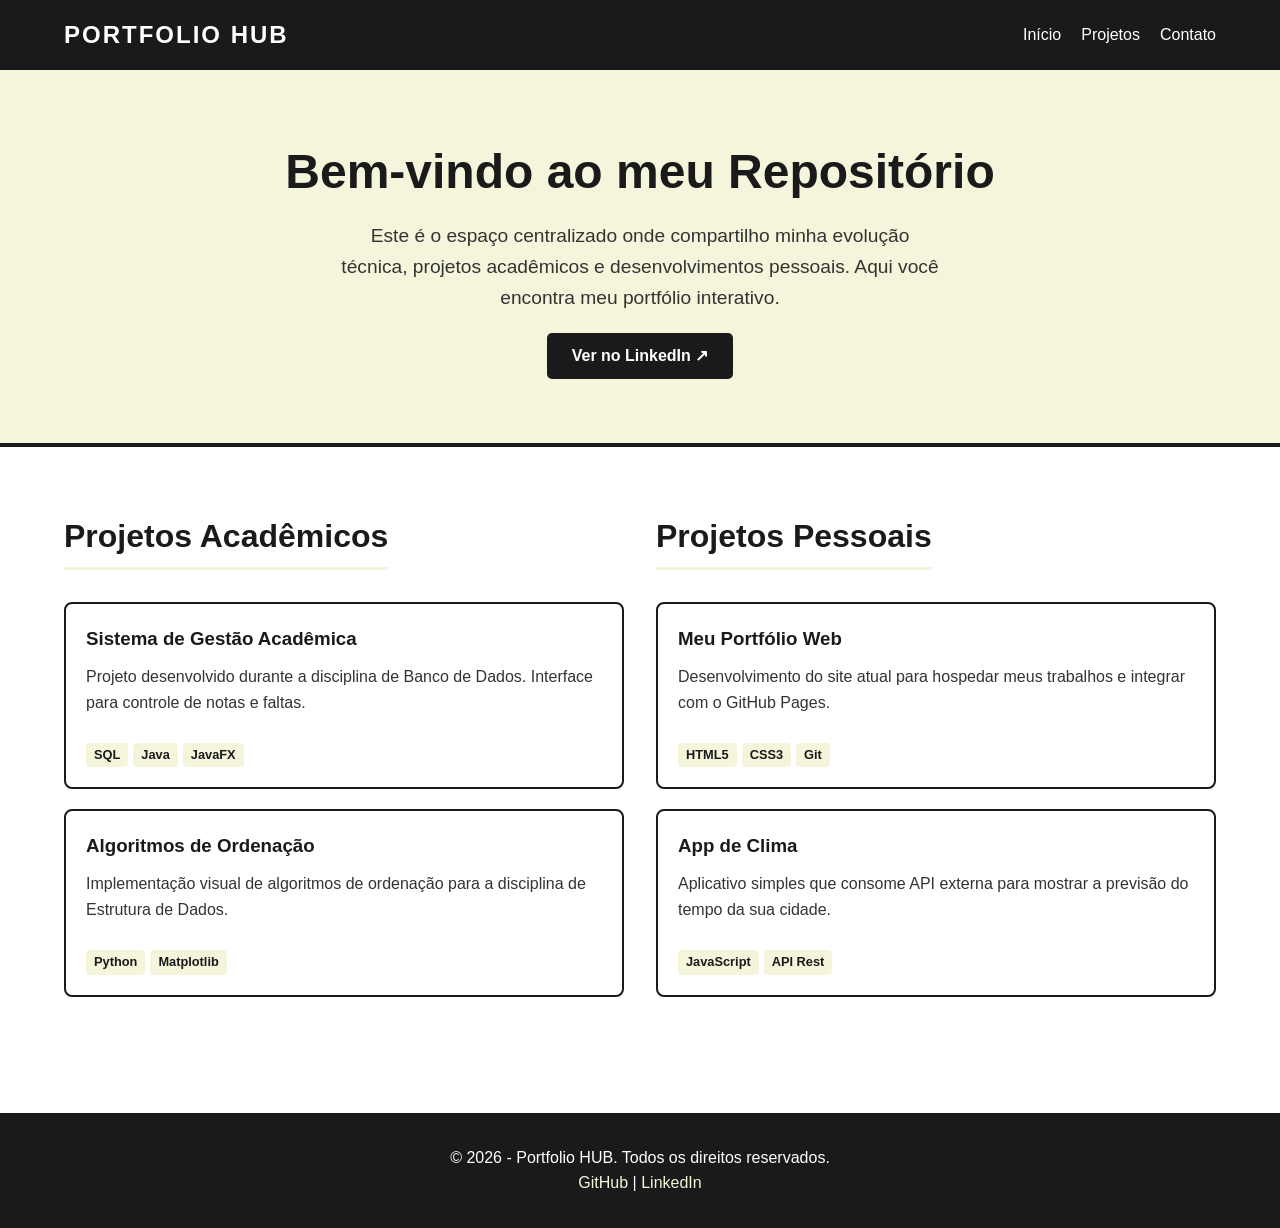
<file: projetos-academicos/projetos-pessoais/index.html>
<!DOCTYPE html>
<html lang="pt-BR">
<head>
    <meta charset="UTF-8">
    <meta name="viewport" content="width=device-width, initial-scale=1.0">
    <title>Portfolio HUB - Meus Projetos</title>
    <style>
        /* --- Variáveis de Cores --- */
        :root {
            --cor-fundo: #ffffff;       /* Branco */
            --cor-destaque: #f5f5dc;    /* Bege Claro (Beige) */
            --cor-escuro: #1a1a1a;      /* Preto Suave */
            --cor-texto: #333333;       /* Cinza Escuro para leitura */
            --sombra: 0 4px 6px rgba(0,0,0,0.1);
        }

        /* --- Reset e Estilos Gerais --- */
        * {
            margin: 0;
            padding: 0;
            box-sizing: border-box;
            font-family: 'Segoe UI', Tahoma, Geneva, Verdana, sans-serif;
        }

        body {
            background-color: var(--cor-fundo);
            color: var(--cor-texto);
            line-height: 1.6;
        }

        a { text-decoration: none; color: inherit; }
        ul { list-style: none; }

        /* --- Cabeçalho --- */
        header {
            background-color: var(--cor-escuro);
            color: #fff;
            padding: 1rem 5%;
            display: flex;
            justify-content: space-between;
            align-items: center;
        }

        .logo {
            font-size: 1.5rem;
            font-weight: bold;
            letter-spacing: 2px;
        }

        nav ul {
            display: flex;
            gap: 20px;
        }

        nav a:hover {
            color: var(--cor-destaque);
            transition: 0.3s;
        }

        /* --- Seção de Apresentação (Hero) --- */
        .hero {
            background-color: var(--cor-destaque);
            padding: 4rem 5%;
            text-align: center;
            border-bottom: 4px solid var(--cor-escuro);
        }

        .hero h1 {
            font-size: 3rem;
            color: var(--cor-escuro);
            margin-bottom: 10px;
        }

        .hero p {
            font-size: 1.2rem;
            max-width: 600px;
            margin: 0 auto 20px;
        }

        .btn-linkedin {
            display: inline-block;
            background-color: var(--cor-escuro);
            color: #fff;
            padding: 10px 25px;
            border-radius: 5px;
            font-weight: bold;
            transition: transform 0.2s;
        }

        .btn-linkedin:hover {
            transform: scale(1.05);
            background-color: #000;
        }

        /* --- Área Interativa de Projetos --- */
        .projects-container {
            display: flex;
            flex-wrap: wrap;
            padding: 4rem 5%;
            gap: 2rem;
        }

        .section-column {
            flex: 1;
            min-width: 300px;
        }

        .section-title {
            text-align: center;
            font-size: 2rem;
            margin-bottom: 2rem;
            color: var(--cor-escuro);
            border-bottom: 3px solid var(--cor-destaque);
            display: inline-block;
            padding-bottom: 5px;
        }

        /* Estilo dos Cards de Projeto */
        .card {
            background-color: #fff;
            border: 2px solid var(--cor-escuro);
            border-radius: 8px;
            padding: 20px;
            margin-bottom: 20px;
            transition: all 0.3s ease;
            cursor: pointer;
            position: relative;
            overflow: hidden;
        }

        /* Efeito Hover Interativo */
        .card:hover {
            transform: translateY(-5px);
            box-shadow: 5px 5px 0px var(--cor-destaque); /* Sombra sólida bege */
            background-color: #fafafa;
        }

        .card h3 {
            margin-bottom: 10px;
            color: var(--cor-escuro);
        }

        .card-tags span {
            display: inline-block;
            background-color: var(--cor-destaque);
            color: var(--cor-escuro);
            padding: 2px 8px;
            border-radius: 4px;
            font-size: 0.8rem;
            margin-right: 5px;
            font-weight: bold;
        }

        /* Diferenciação Visual */
        .academico-header { background-color: #f9f9f9; }
        .pessoal-header { background-color: var(--cor-destaque); }

        /* --- Rodapé --- */
        footer {
            background-color: var(--cor-escuro);
            color: #fff;
            text-align: center;
            padding: 2rem;
            margin-top: 2rem;
        }
        
        footer a { color: var(--cor-destaque); }

        /* Responsividade */
        @media (max-width: 768px) {
            .projects-container { flex-direction: column; }
            .hero h1 { font-size: 2rem; }
        }
    </style>
</head>
<body>

    <!-- Cabeçalho -->
    <header>
        <div class="logo">PORTFOLIO HUB</div>
        <nav>
            <ul>
                <li><a href="#inicio">Início</a></li>
                <li><a href="#projetos">Projetos</a></li>
                <li><a href="#contato">Contato</a></li>
            </ul>
        </nav>
    </header>

    <!-- Apresentação Principal -->
    <section class="hero" id="inicio">
        <h1>Bem-vindo ao meu Repositório</h1>
        <p>Este é o espaço centralizado onde compartilho minha evolução técnica, projetos acadêmicos e desenvolvimentos pessoais. Aqui você encontra meu portfólio interativo.</p>
        <a href="https://www.linkedin.com/in/SEU-PERFIL" target="_blank" class="btn-linkedin">Ver no LinkedIn ↗</a>
    </section>

    <!-- Área Interativa dos Projetos -->
    <main class="projects-container" id="projetos">
        
        <!-- Coluna Acadêmica -->
        <div class="section-column">
            <h2 class="section-title">Projetos Acadêmicos</h2>
            
            <div class="card">
                <h3>Sistema de Gestão Acadêmica</h3>
                <p>Projeto desenvolvido durante a disciplina de Banco de Dados. Interface para controle de notas e faltas.</p>
                <br>
                <div class="card-tags">
                    <span>SQL</span><span>Java</span><span>JavaFX</span>
                </div>
            </div>

            <div class="card">
                <h3>Algoritmos de Ordenação</h3>
                <p>Implementação visual de algoritmos de ordenação para a disciplina de Estrutura de Dados.</p>
                <br>
                <div class="card-tags">
                    <span>Python</span><span>Matplotlib</span>
                </div>
            </div>
        </div>

        <!-- Coluna Pessoal -->
        <div class="section-column">
            <h2 class="section-title">Projetos Pessoais</h2>
            
            <div class="card">
                <h3>Meu Portfólio Web</h3>
                <p>Desenvolvimento do site atual para hospedar meus trabalhos e integrar com o GitHub Pages.</p>
                <br>
                <div class="card-tags">
                    <span>HTML5</span><span>CSS3</span><span>Git</span>
                </div>
            </div>

            <div class="card">
                <h3>App de Clima</h3>
                <p>Aplicativo simples que consome API externa para mostrar a previsão do tempo da sua cidade.</p>
                <br>
                <div class="card-tags">
                    <span>JavaScript</span><span>API Rest</span>
                </div>
            </div>
        </div>

    </main>

    <!-- Rodapé -->
    <footer id="contato">
        <p>&copy; 2026 - Portfolio HUB. Todos os direitos reservados.</p>
        <p><a href="https://github.com/SEU-USER">GitHub</a> | <a href="https://linkedin.com/in/SEU-PERFIL">LinkedIn</a></p>
    </footer>

</body>
</html>
</file>
